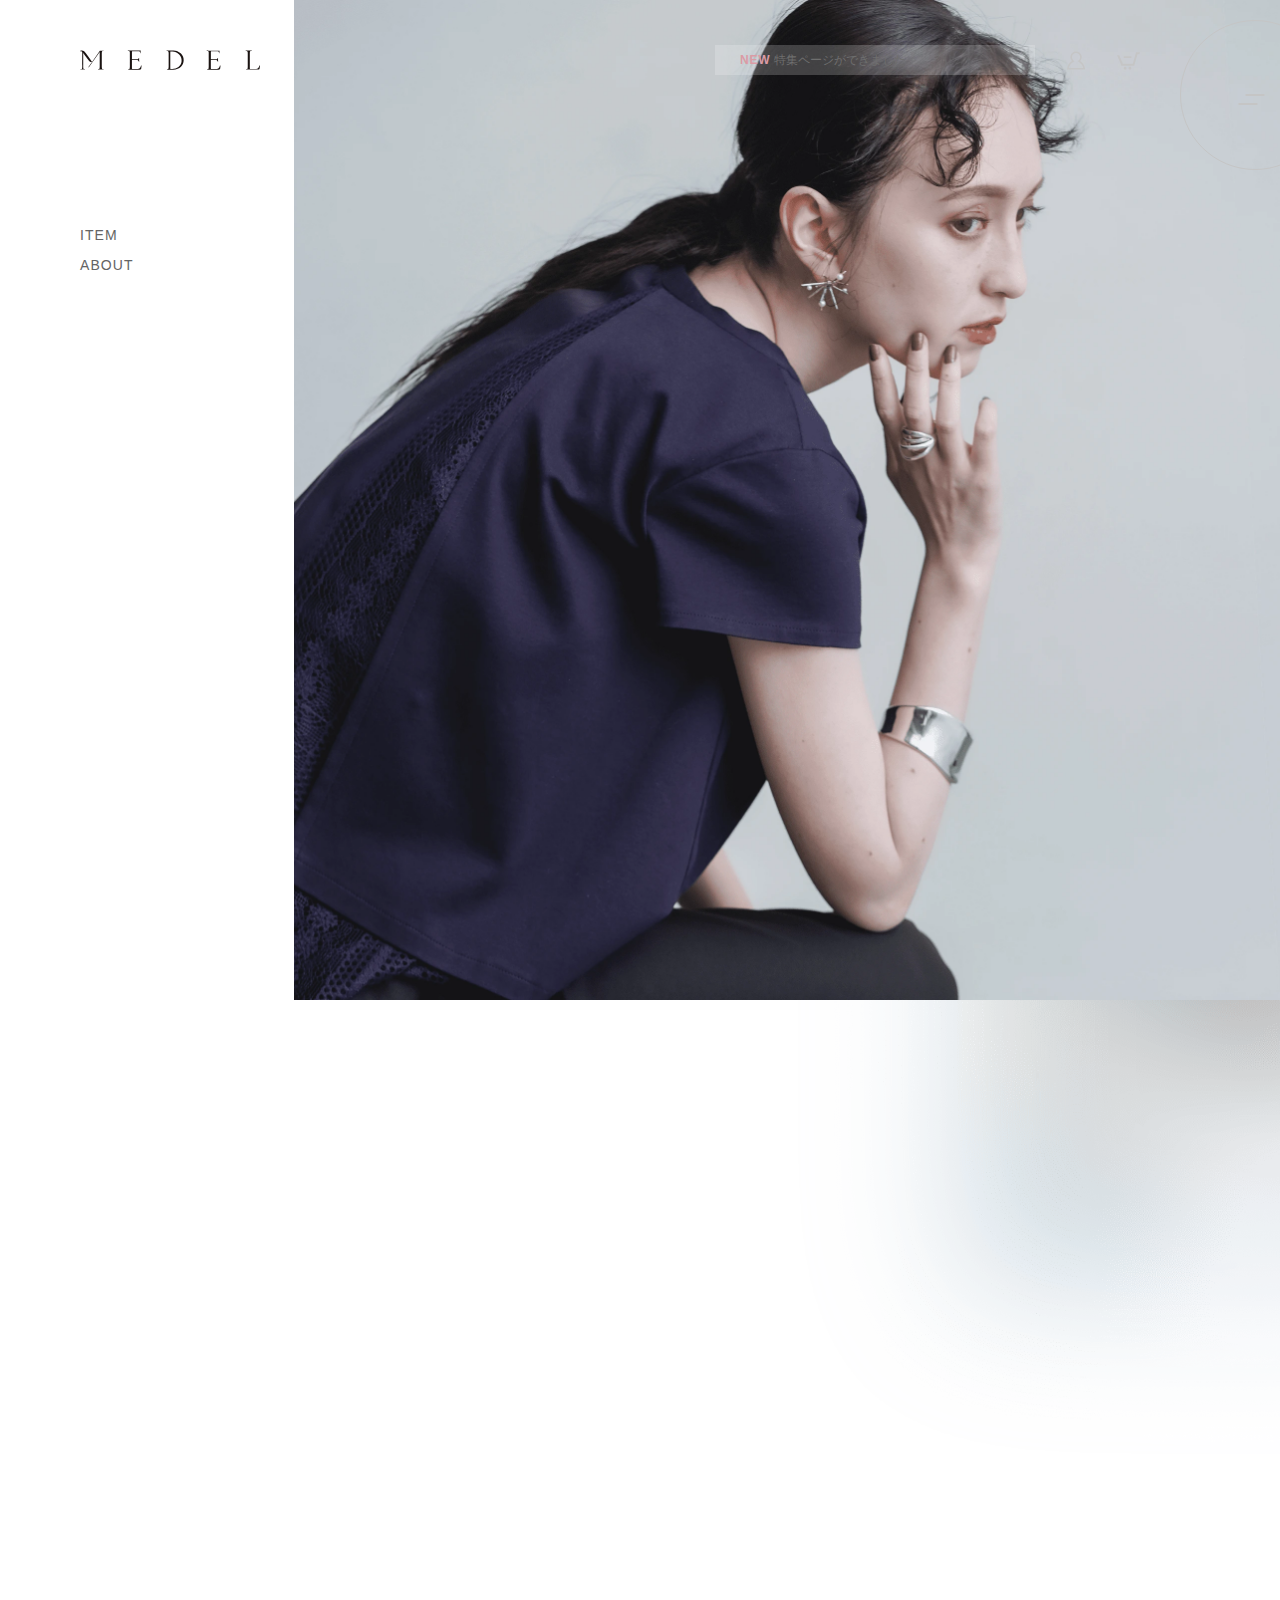
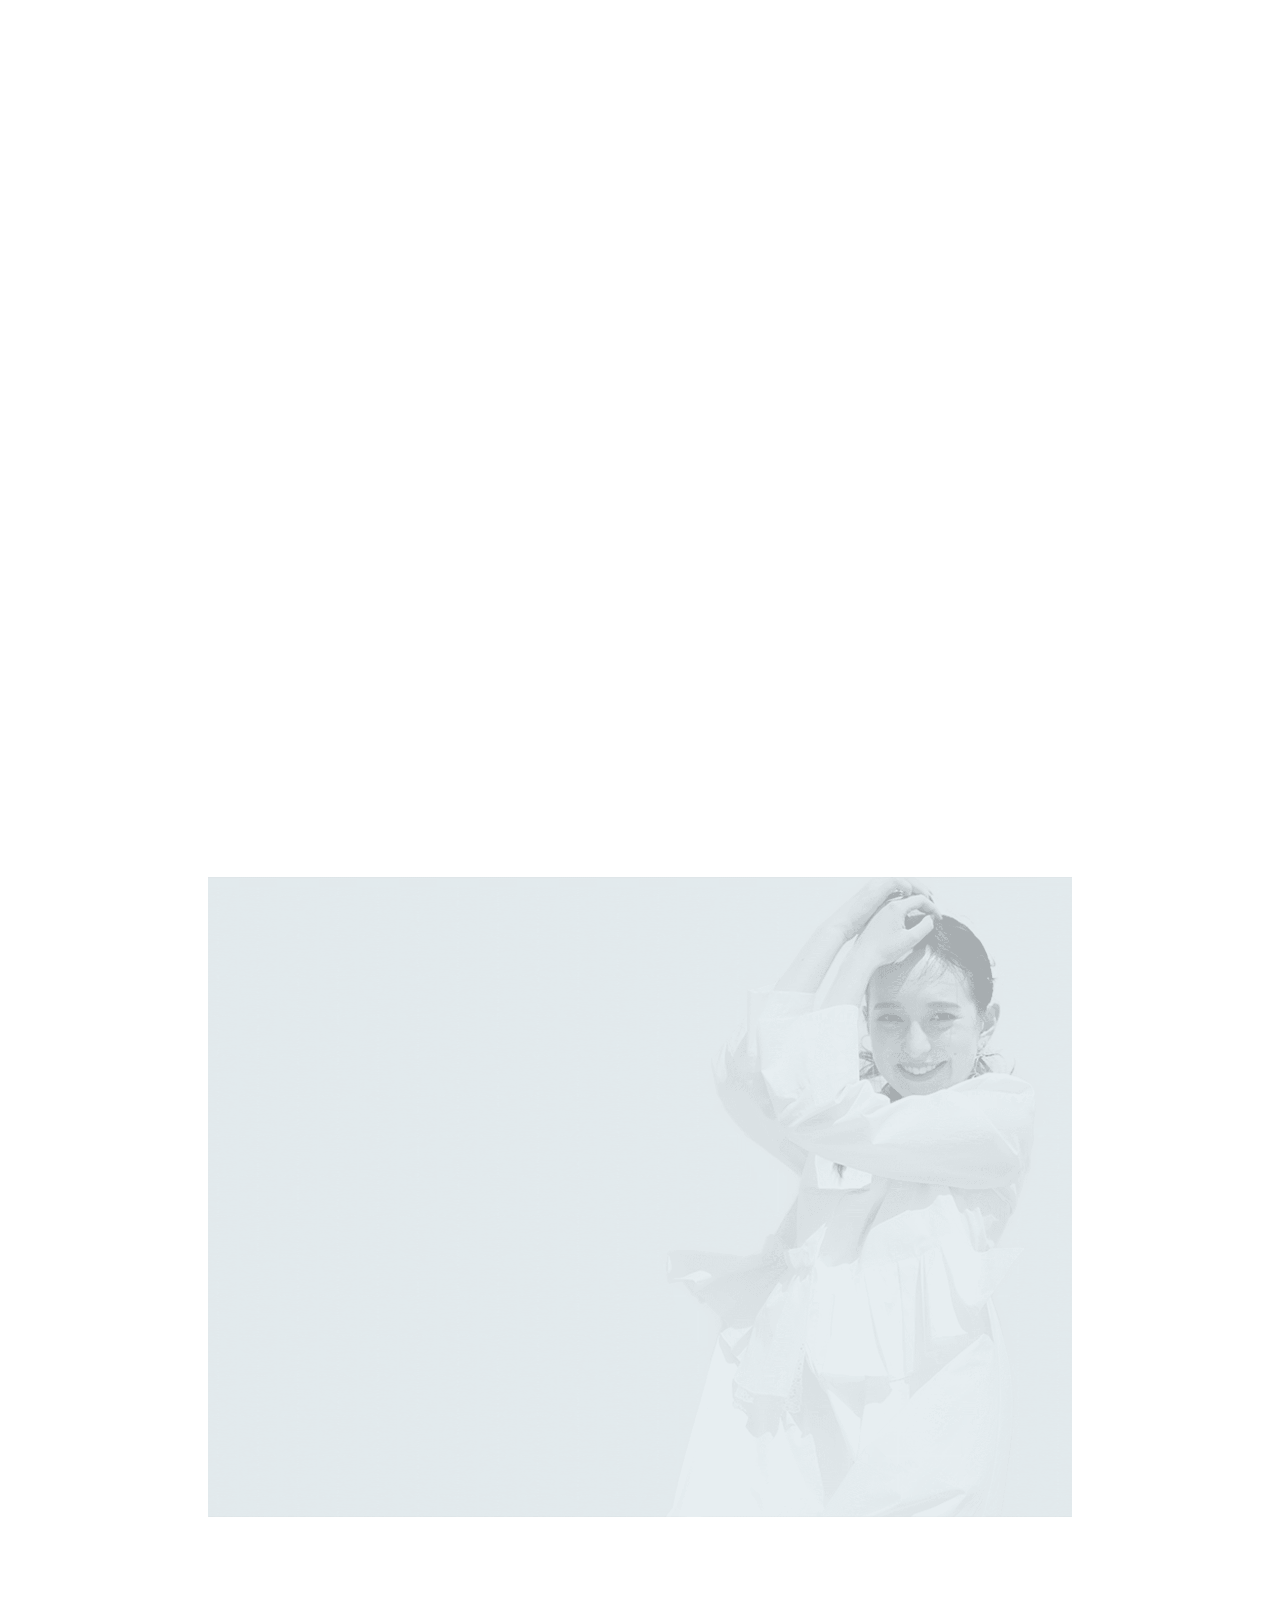
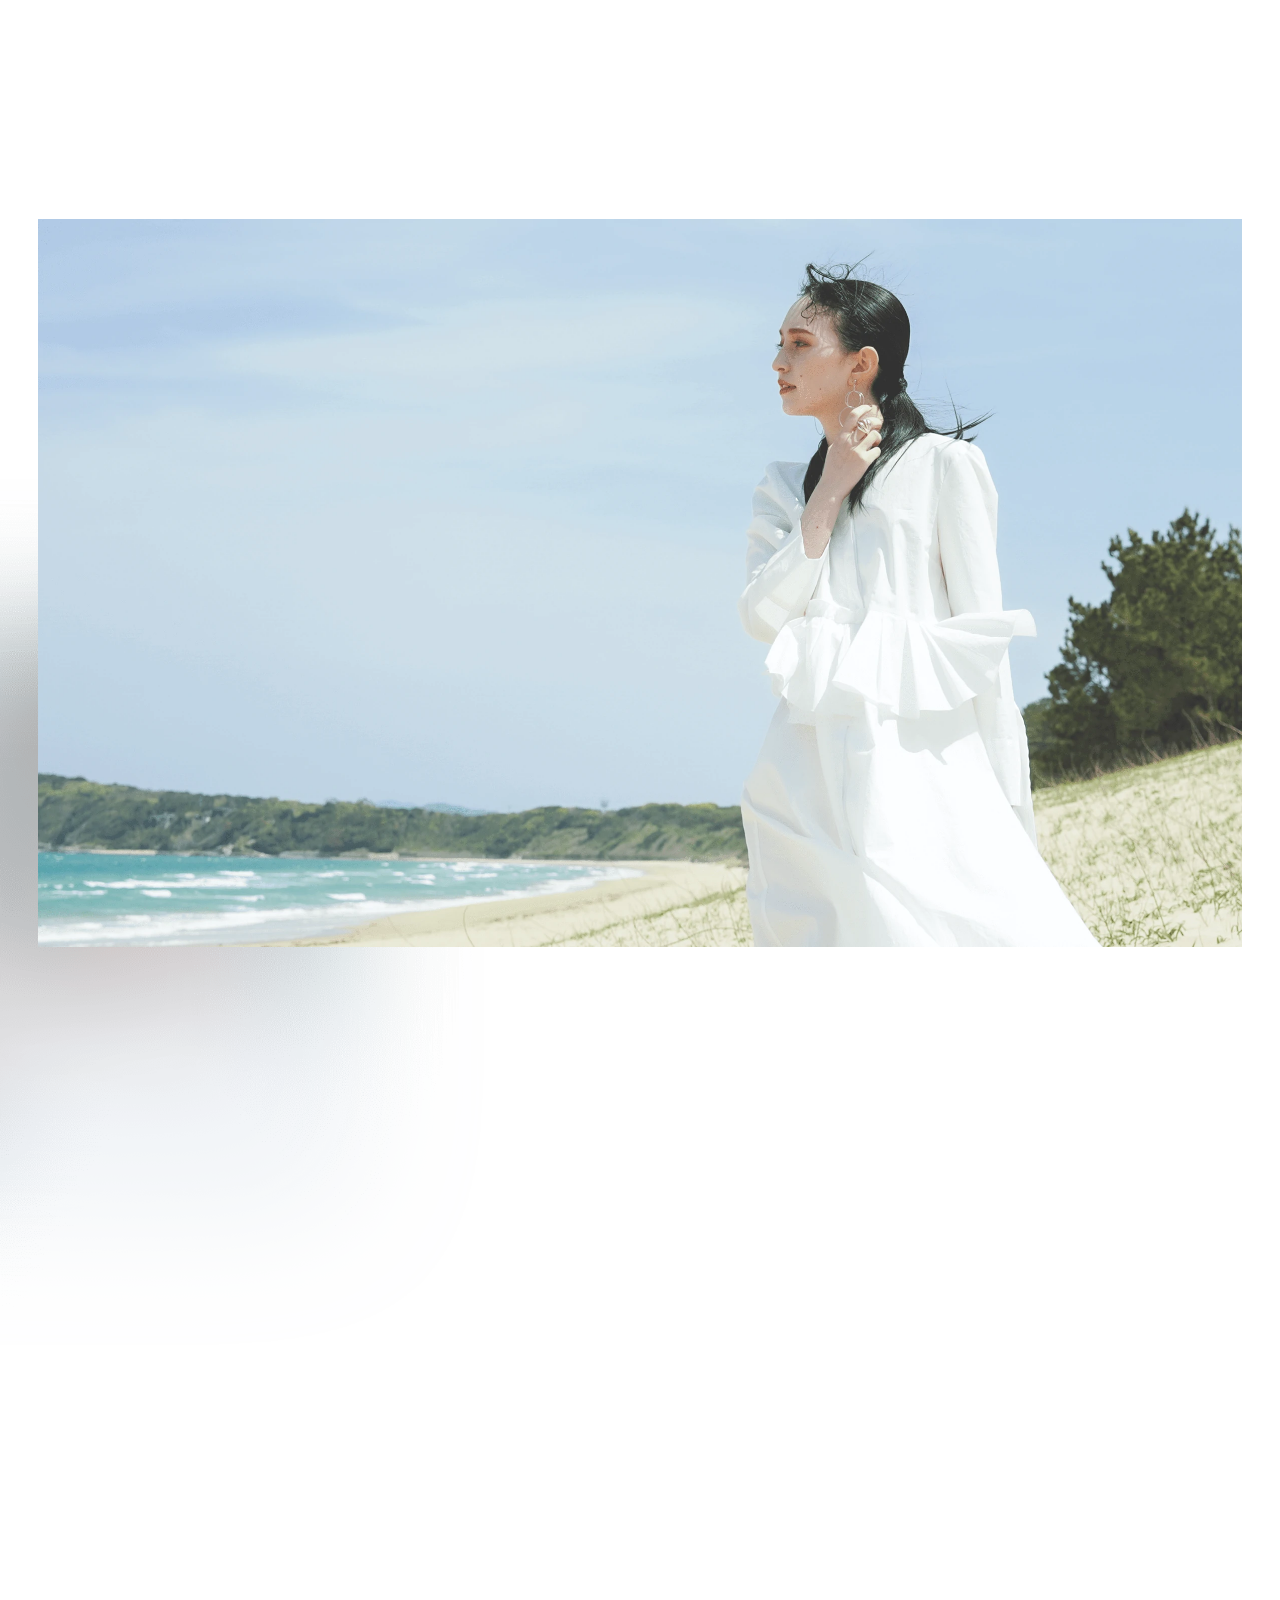
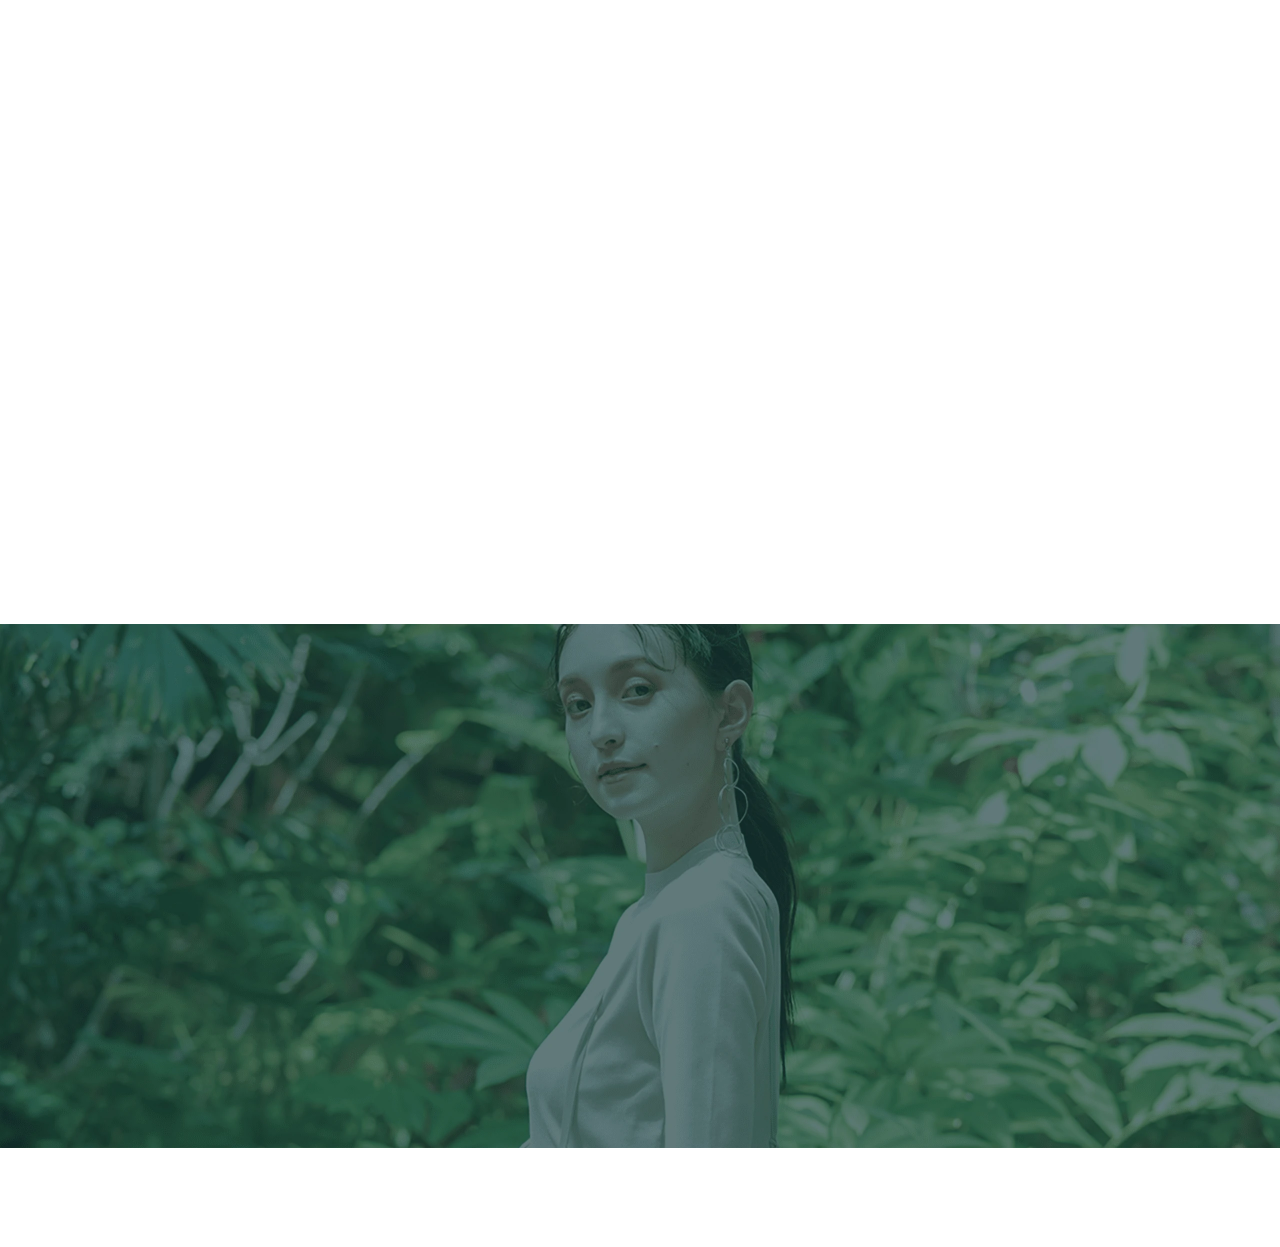
<file: about.html>
<!DOCTYPE html>
<html lang="zh">
  <head>
    <meta charset="UTF-8" />
    <meta http-equiv="X-UA-Compatible" content="IE=edge" />
    <meta name="viewport" content="width=device-width, initial-scale=1.0" />
    <title>ABOUT - MEDEL</title>
    <link rel="icon" href="./img/icon/logo.png" type="image/x-icon" />
    <link rel="stylesheet" href="./css/reset.css" />
    <link rel="stylesheet" href="./css/about.css" />
    <link rel="stylesheet" href="./css/header.css" />
    <link rel="stylesheet" href="./css/footer.css" />
    <script src="./js/slide.js"></script>
  </head>

  <body>
    <!-- 通用页头 -->
    <header>
      <img class="logo" src="./img/logo.svg" />
      <div class="news-box-wrap">
        <div class="news-box">
          <span class="new">NEW</span>
          <span>特集ページができました</span>
        </div>
        <img class="icon" src="./img/icon/ico-login.svg" />
        <img class="icon" src="./img/icon/ico-cart.svg" />
      </div>
      <div class="menu-btn">
        <span></span>
        <span></span>
      </div>
    </header>

    <div id="fixed-header">
      <img class="logo" src="./img/logo.svg" />
      <div class="news-box-wrap">
        <a href="./item.html">ITEM</a>
        <a href="./about.html">ABOUT</a>
        <img class="icon" src="./img/icon/ico-login.svg" />
        <img class="icon" src="./img/icon/ico-cart.svg" />
      </div>
      <div class="menu-btn">
        <span></span>
        <span></span>
      </div>
    </div>

    <main>
      <ul class="main-menu">
        <li><a href="./item.html">ITEM</a></li>
        <li><a href="./about.html">ABOUT</a></li>
      </ul>

      <section class="part-1">
        <img src="./img/about/about-kv.webp" alt="" />
        <span class="slidable">
          スタイルや生活の変化、<br />
          既成概念にとらわれない <br />
          自由な服。
        </span>
      </section>

      <section class="part-2">
        <div class="content-wrap">
          <img class="logo slidable" src="./img/about/about-logo.png" alt="" />
          <div class="message-wrap slidable">
            <img class="message-bg" src="./img/about/about-message.png" alt="" />

            <p>MEDELは、私の妊娠、出産がきっかけで生まれました。</p>
            <p>
              妊娠による体型の変化や、出産による環境の変化は、とても幸せに満ちたものでしたが、<br />
              お気に入りのお洋服が着られなくなったのは、少し切なく、<br />
              数ヶ月しか出番のないボトムや授乳期のお洋服を買うのには、とても抵抗がありました。
            </p>

            <p>
              そんな想いから、スタイルや生活の変化に <br />
              とらわれない自由な服を創ろうと想い、MEDELを立ち上げました。
            </p>

            <p>
              “子供”も“私”も“環境”も大切にできる。 <br />
              母である私も、女性である私も楽しめる。
            </p>

            <p>そんなデザインの服をこれから創っていきたいと思います。</p>

            <p>そして、消費する服ではなく、所有する服。</p>

            <p>みなさんにとってそんな一着になれば幸いです。</p>

            <p>
              2021.04.01 デザイナー <br />
              <img src="./img/about/about-message-name.png" alt="" />
            </p>
          </div>
        </div>
      </section>

      <!-- 图片展示区域 -->
      <section class="part-3">
        <div class="p3-wrap">
          <img class="slidable" src="./img/about/about-gallery01.webp" alt="" />
          <img class="slidable" src="./img/about/about-gallery02.webp" alt="" />
          <img class="slidable" src="./img/about/about-gallery03.webp" alt="" />
        </div>
      </section>

      <section class="part-4">
        <div class="p4-wrap">
          <img src="./img/about/about-origin-bg.webp" alt="" />
          <div class="p4-content-wrap slidable">
            <h1>
              MEDEL <span style="font-size: 30px; margin: 0 15px"> = </span
              ><span style="font-size: 40px"> 愛でる</span>
            </h1>
            <p>
              MEDEL(メデル)のブランド名は、<br />
              日本語の「愛でる」が由来になっています。<br />
              「愛でる」とは、愛おしく大切にする気持ちのこと。
            </p>
            <p>
              “子ども”も“私”も“地球”も <br />
              大切にしたお洋服を生み出していきたい。
            </p>
            <p>そんな想いを込めてこの名前を付けました。</p>
          </div>
        </div>
      </section>

      <section class="part-5">
        <div class="p5-wrap">
          <h2 class="slidable">
            MEDELの環境負荷を最小限に <br />
            抑える取り組み
          </h2>
          <div class="item-wrap slidable">
            <img src="./img/about/about-warming01.png" alt="" />
            <div class="content-wrap">
              <p>天然素材・リサイクル素材の使用</p>
              <p>
                生地にはコットンやテンセルなどの天然素材を使用し、石油由来の素材の割合はできるだけ抑えています。
              </p>
              <p>
                またポリエステルなどの化学繊維を使用する場合は、リサイクルでできた生地を積極的に使用しています。
              </p>
            </div>
          </div>
          <div class="item-wrap slidable">
            <img src="./img/about/about-warming02.png" alt="" />
            <div class="content-wrap">
              <p>自然由来の電力の使用</p>
              <p>
                お洋服の縫製で使われる電力、私たちのオフィスで使われる電力は、太陽光発電など、自然エネルギーから発電され
              </p>
              <p>たものを利用します。</p>
              <p>※オフィスの電力はハチドリ電力を使用しています。</p>
            </div>
          </div>
          <div class="item-wrap slidable">
            <img src="./img/about/about-warming03.png" alt="" />
            <div class="content-wrap">
              <p>カーボンオフセット</p>
              <p>
                お洋服の縫製段階からお届けまでの配送により排出されてしまった二酸化炭素は植林により吸収しています。
              </p>
            </div>
          </div>
        </div>
      </section>
    </main>

    <!-- 通用页脚 -->
    <footer>
      <!-- 页脚顶部 -->
      <div class="footer-top-wrap slidable">
        <!-- 左半部分 -->
        <div>
          <p class="item-title">ITEMLIST</p>
          <div class="item-wrap">
            <p>スカート</p>
            <p>セットアップ</p>
            <p>ワンピース</p>
          </div>
        </div>
        <!-- 右半部分 -->
        <div>
          <p class="contact-title">CONTACT</p>
          <div class="contact-wrap">
            <p>LINEでのお問い合わせ</p>
            <p>メールでのお問い合わせ</p>
          </div>
          <div class="contact-wrap">
            <button>LINEを開く</button>
            <button>メールフォームへ移動</button>
            <div class="extra-link">お買い物ガイドはこちら</div>
          </div>
        </div>
      </div>
      <!-- 中间绿绿的 -->
      <div class="footer-middle-wrap">
        <div class="middle-content-wrap slidable">
          <img src="./img/logo-white.svg" />
          <img src="./img/icon/ico-insta.svg" />
          <img src="./img/icon/ico-twitter.svg" />
          <img src="./img/icon/ico-line.svg" />
          <p>新商品・お知らせ等はSNSで配信いたします。</p>
        </div>
      </div>
      <!-- 最底部啦 -->
      <div class="footer-bottom-wrap slidable">
        <a href="javascript:(0);">お買い物ガイド</a>
        <a href="javascript:(0);">会社概要</a>
        <a href="javascript:(0);">特定商取引法に基づく表記</a>
        <a href="javascript:(0);">利用規約</a>
        <a href="javascript:(0);">プライバシーポリシー</a>
        <a href="javascript:(0);">Copyright © MEDEL. All rights reserved.</a>
      </div>
    </footer>
  </body>
</html>
</file>
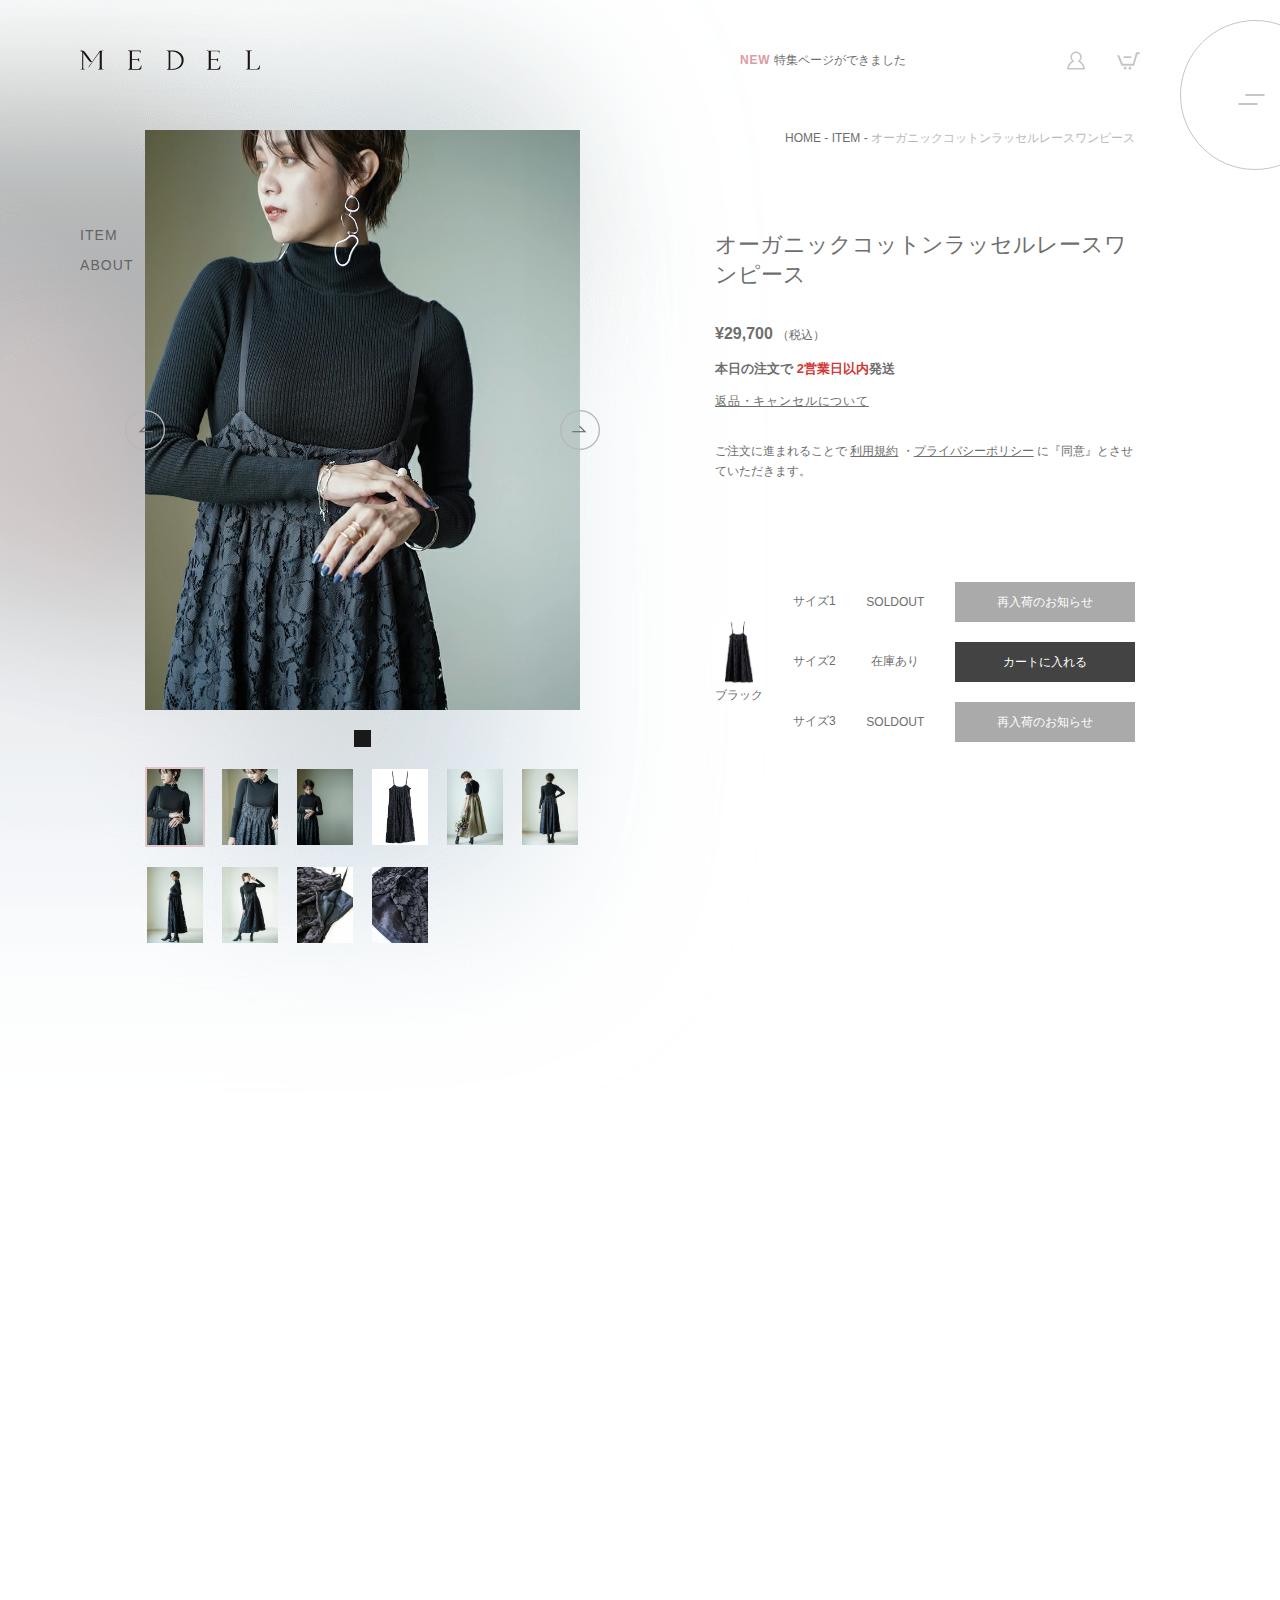
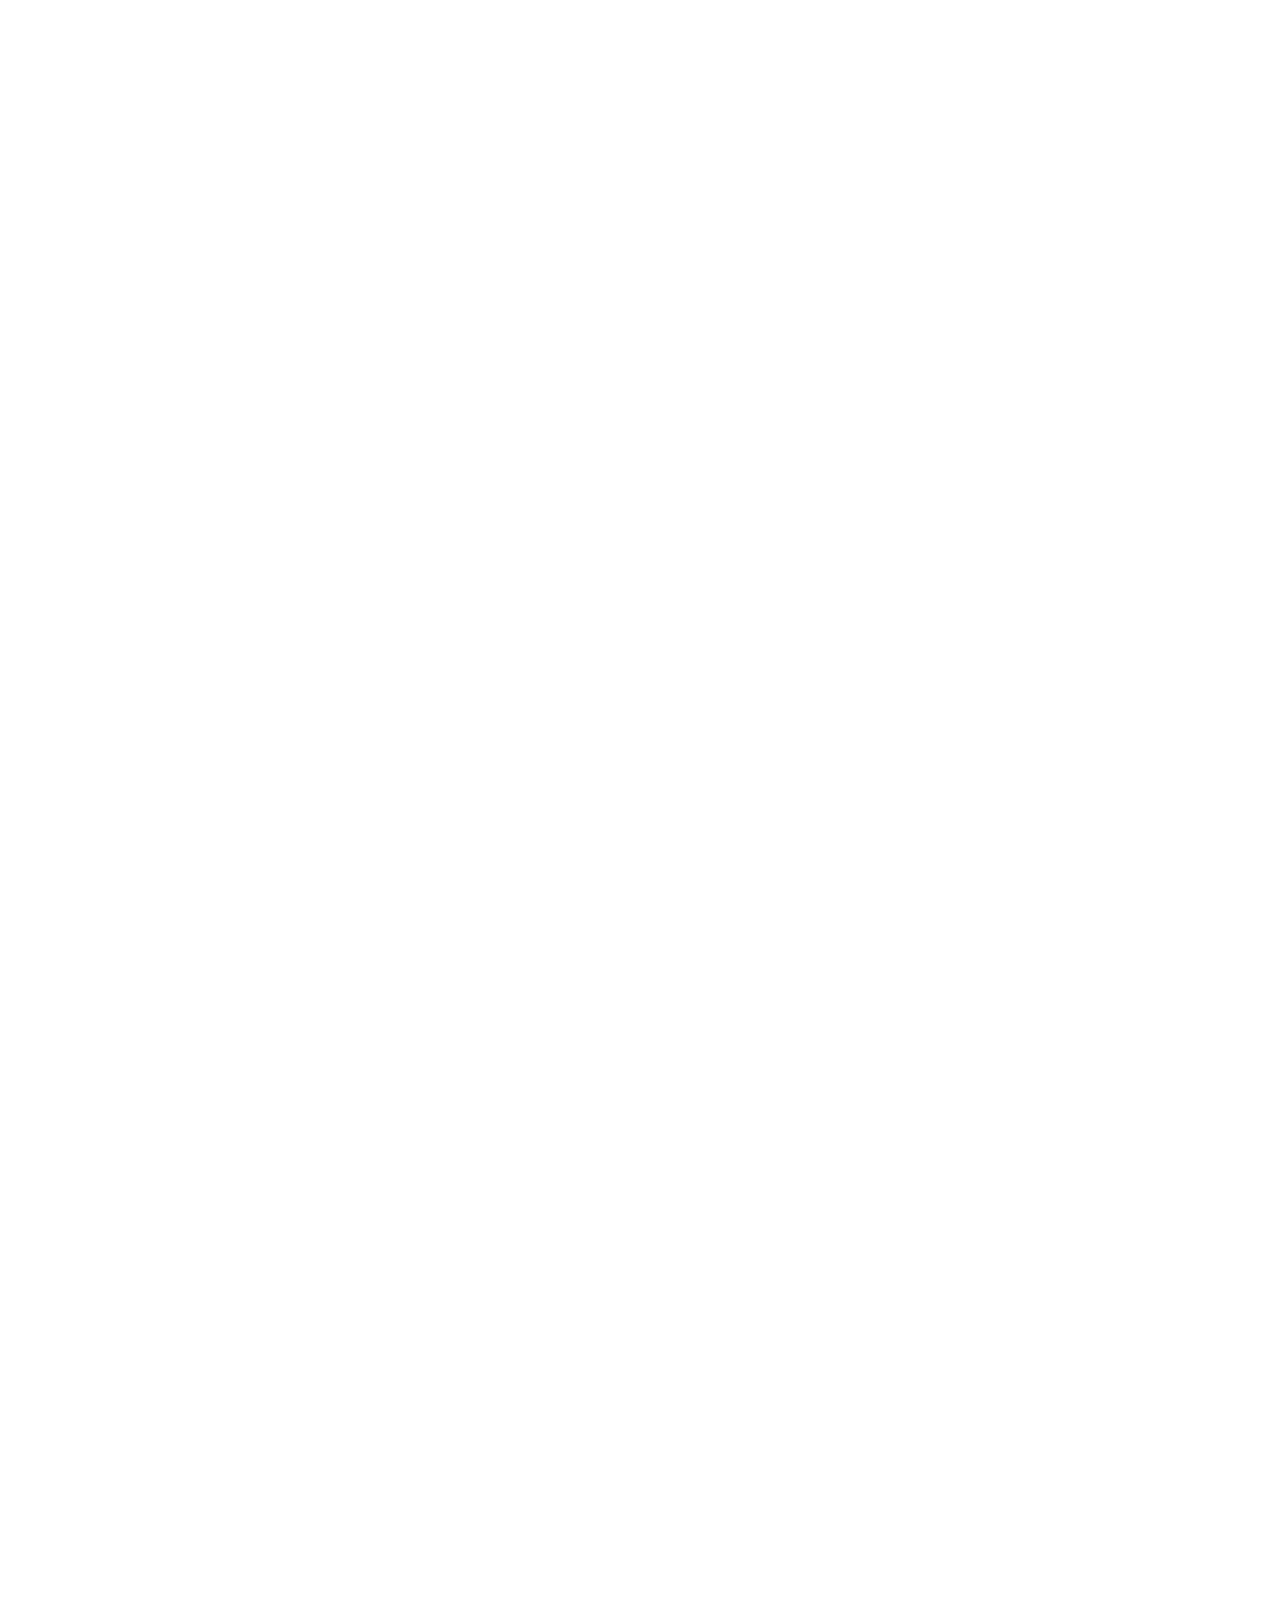
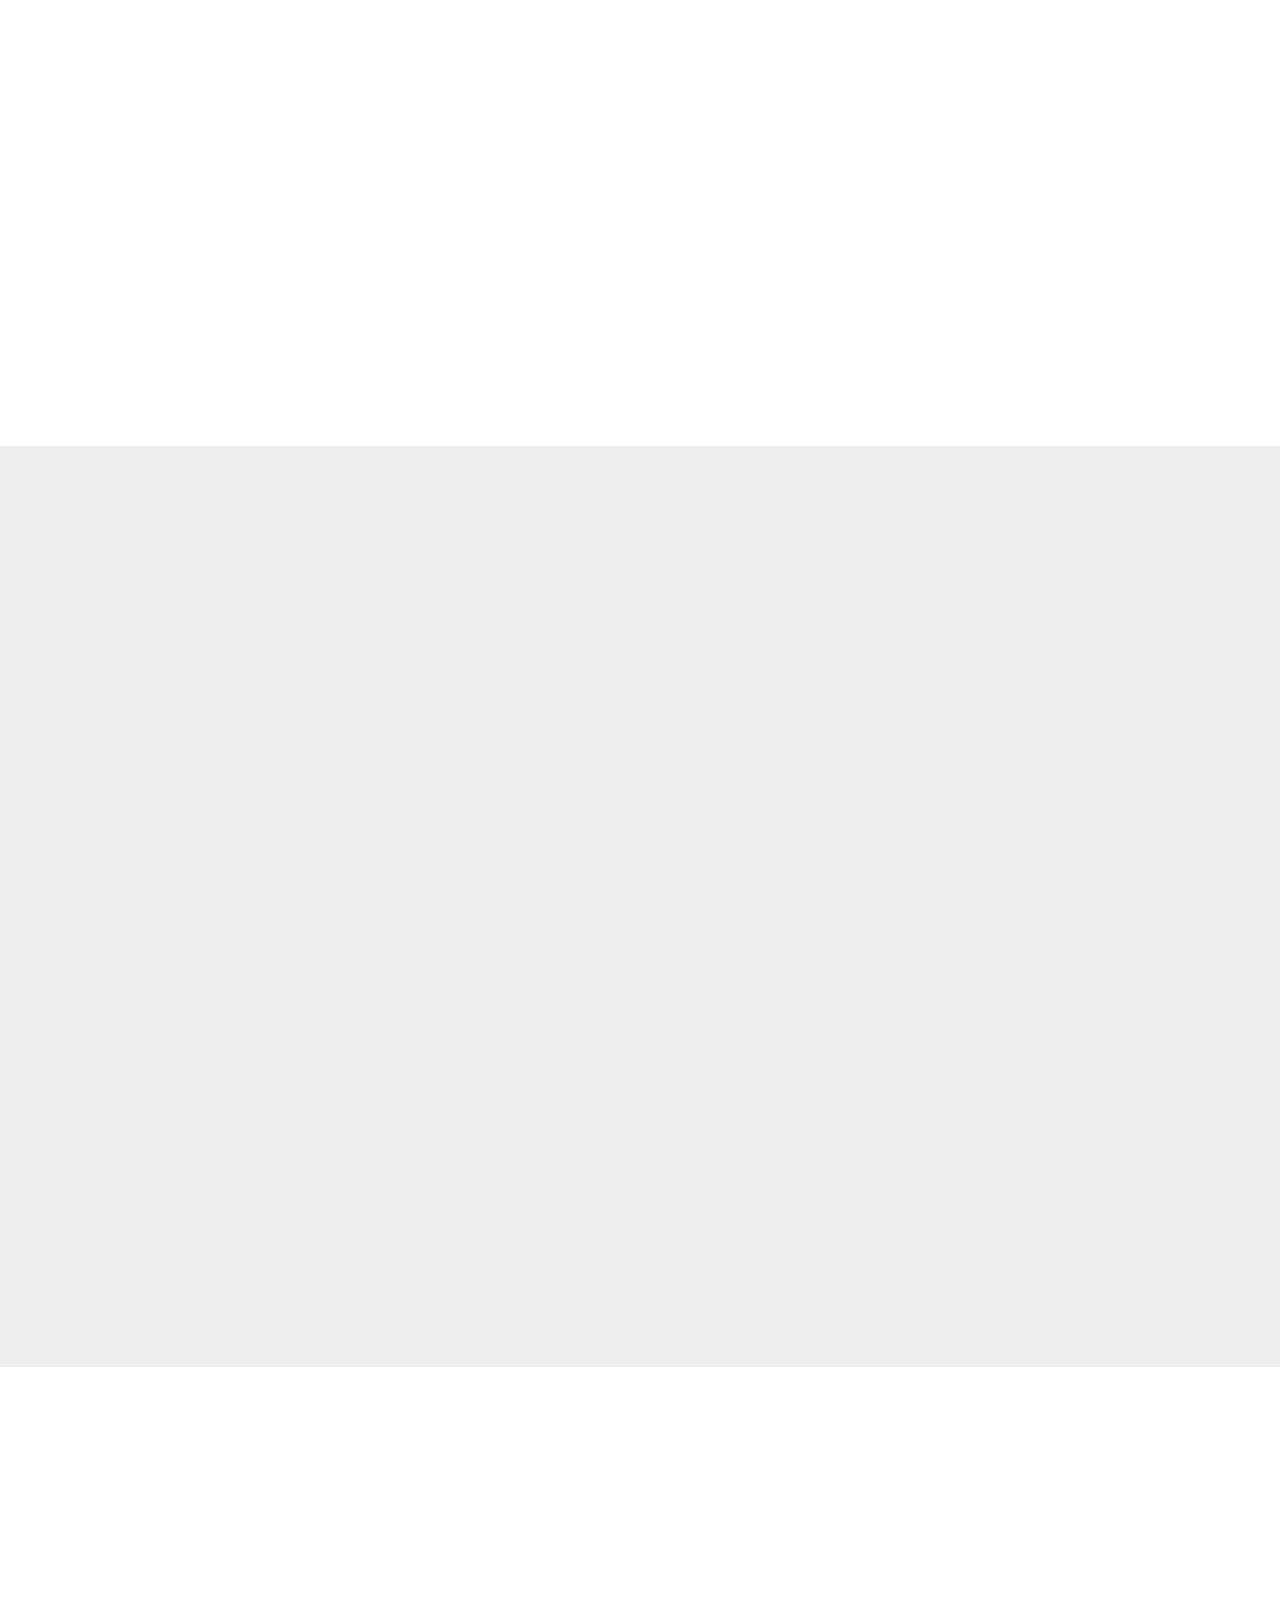
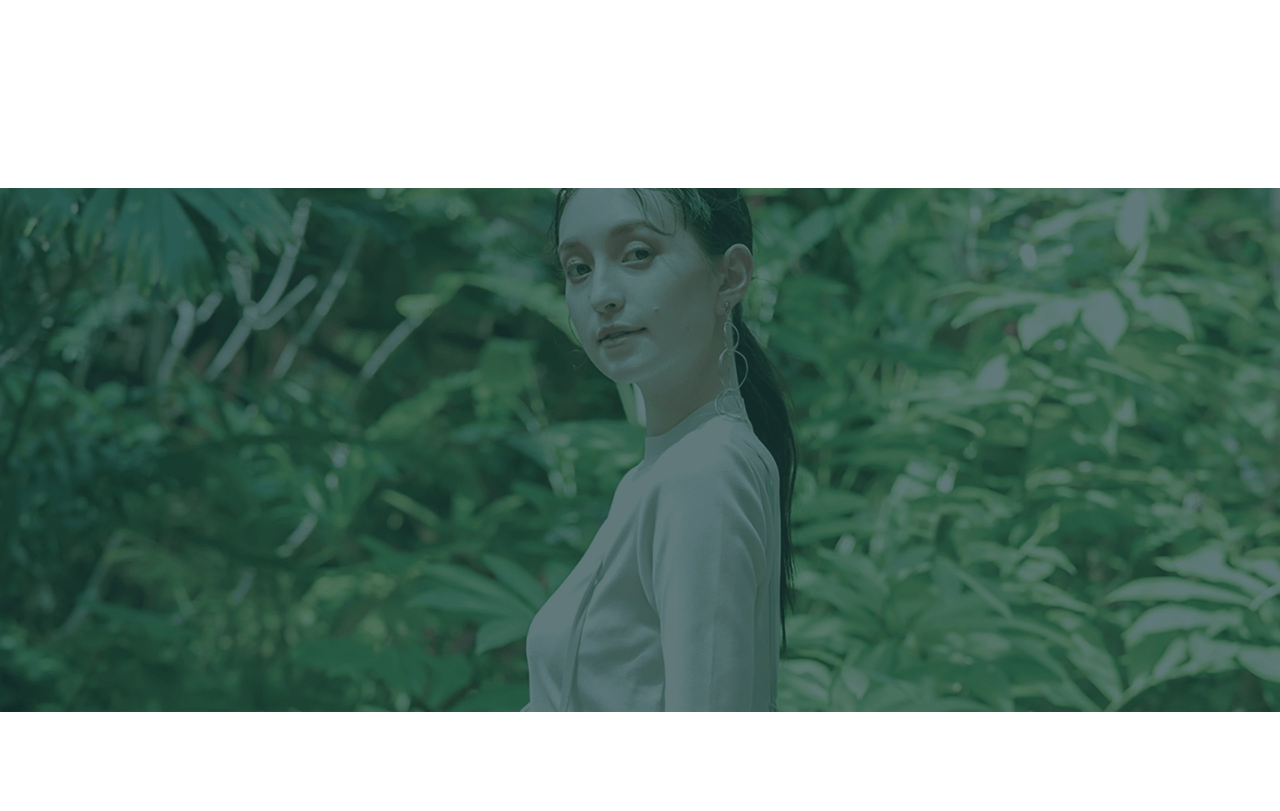
<file: detail.html>
<!DOCTYPE html>
<html lang="zh">
  <head>
    <meta charset="UTF-8" />
    <meta http-equiv="X-UA-Compatible" content="IE=edge" />
    <meta name="viewport" content="width=device-width, initial-scale=1.0" />
    <title>MEDEL</title>
    <link rel="icon" href="./img/icon/logo.png" type="image/x-icon" />
    <link rel="stylesheet" href="./css/reset.css" />
    <link rel="stylesheet" href="./css/detail.css" />
    <link rel="stylesheet" href="./css/header.css" />
    <link rel="stylesheet" href="./css/footer.css" />
    <script src="./js/slide.js"></script>

    <!-- 原网页地址：https://medel.design/item/lace-dress/ -->
  </head>
  <body>
    <header>
      <img class="logo" src="./img/logo.svg" />
      <div class="news-box-wrap">
        <div class="news-box">
          <span class="new">NEW</span>
          <span>特集ページができました</span>
        </div>
        <img class="icon" src="./img/icon/ico-login.svg" />
        <img class="icon" src="./img/icon/ico-cart.svg" />
      </div>
      <div class="menu-btn">
        <span></span>
        <span></span>
      </div>
    </header>

    <div id="fixed-header">
      <img class="logo" src="./img/logo.svg" />
      <div class="news-box-wrap">
        <a href="./item.html">ITEM</a>
        <a href="./about.html">ABOUT</a>
        <img class="icon" src="./img/icon/ico-login.svg" />
        <img class="icon" src="./img/icon/ico-cart.svg" />
      </div>
      <div class="menu-btn">
        <span></span>
        <span></span>
      </div>
    </div>

    <main>
      <ul class="main-menu">
        <li><a href="./item.html">ITEM</a></li>
        <li><a href="./about.html">ABOUT</a></li>
      </ul>
      <section class="p1">
        <div class="p1-wrap">
          <!-- 商品左侧图片展示区 -->
          <div class="p1-left">
            <div class="paginator"></div>
            <div class="paginator"></div>
            <img class="image" src="./img/detail/6.webp" />
            <img class="image" src="./img/detail/7.webp" />
            <img class="image" src="./img/detail/8.webp" />
            <img class="image" src="./img/detail/1.webp" />
            <img class="image" src="./img/detail/2.webp" />
            <img class="image" src="./img/detail/10.webp" />
            <img class="image" src="./img/detail/11.webp" />
            <img class="image" src="./img/detail/9.webp" />
            <img class="image" src="./img/detail/5.webp" />
            <img class="image" src="./img/detail/3.webp" />
            <!-- 图片下方的色块 -->
            <div class="black-box"></div>
            <!-- 小图预览区 -->
            <div class="preview-wrap">
              <img src="./img/detail/6.webp" />
              <img src="./img/detail/7.webp" />
              <img src="./img/detail/8.webp" />
              <img src="./img/detail/1.webp" />
              <img src="./img/detail/2.webp" />
              <img src="./img/detail/10.webp" />
              <img src="./img/detail/11.webp" />
              <img src="./img/detail/9.webp" />
              <img src="./img/detail/5.webp" />
              <img src="./img/detail/3.webp" />
            </div>
          </div>

          <!-- 商品右侧描述 -->
          <div class="p1-right">
            <div class="bread">
              <span>HOME - ITEM - </span> オーガニックコットンラッセルレースワンピース
            </div>
            <h2>オーガニックコットンラッセルレースワンピース</h2>
            <p class="bold price">¥29,700 <span>（税込）</span></p>
            <p class="bold desc">本日の注文で <span> 2営業日以内</span>発送</p>
            <a href="#" class="desc2">返品・キャンセルについて</a>
            <p class="desc3">
              ご注文に進まれることで <span class="underline">利用規約</span> ・<span
                class="underline"
                >プライバシーポリシー</span
              >
              に『同意』とさせていただきます。
            </p>

            <div class="type-wrap">
              <div class="left">
                <img src="./img/detail/dress_s.webp" /><br />
                <span>ブラック</span>
              </div>
              <div class="right">
                <div class="row">
                  <span>サイズ1</span>
                  <span>SOLDOUT</span>
                  <a href="#">再入荷のお知らせ</a>
                </div>
                <div class="row">
                  <span>サイズ2</span>
                  <span>在庫あり</span>
                  <a href="#" style="background-color: #434343">カートに入れる</a>
                </div>
                <div class="row">
                  <span>サイズ3</span>
                  <span>SOLDOUT</span>
                  <a href="#">再入荷のお知らせ</a>
                </div>
              </div>
            </div>
          </div>
        </div>

        <div class="p2-wrap">
          <h2 class="slidable">アイテム説明</h2>
          <!-- 说明列表 -->
          <div class="exp-row slidable">
            <img src="./img/detail/4.webp" alt="" />
            <div>
              <p class="title">フィット＆フレアーシルエット</p>
              <p>
                上身頃は程良いフィット感でコンパクトに仕上げ、スカート部分はギャザーフレアーで柔らかさを表現。360度どこから見てもきれいなシルエットのワンピース。
              </p>
            </div>
          </div>
          <div class="exp-row slidable">
            <img src="./img/detail/3.webp" alt="" />
            <div>
              <p class="title">立体感のあるラッセルレース</p>
              <p>
                凹凸があり、立体的なラッセルレース。マットな部分と艶があるところが入混ざっており、独特な表情が魅力的なレース生地です。
              </p>
            </div>
          </div>
          <div class="exp-row slidable">
            <img src="./img/detail/13.webp" alt="" />
            <div>
              <p class="title">アジャスターで着丈の調整が可能</p>
              <p>
                肩紐にはアジャスターが付いているので背丈や体型に合わせて好みの丈に調整ができます。
              </p>
            </div>
          </div>
          <div class="exp-row slidable">
            <img src="./img/detail/12.webp" alt="" />
            <div>
              <p class="title">立体感のあるラッセルレース</p>
              <p>
                後ろのウエスト部分はゴムシャーリングになっており、締め付けないのに程良くフィットした美しいシルエットが完成。
              </p>
            </div>
          </div>

          <h2 class="slidable">サイズ / 詳細</h2>
          <!-- 详细表格 -->
          <div class="table-row slidable">
            <div style="width: 54%">
              <table class="table01 fadeUp active">
                <tbody class="table01__tbody">
                  <!-- loop start -->
                  <tr class="table01__tr">
                    <th class="table01__th has-bg">サイズ</th>
                    <td class="table01__td">着丈</td>
                    <td class="table01__td">バスト</td>
                    <td class="table01__td">裾幅</td>
                  </tr>
                  <!-- loop end -->
                  <!-- loop start -->
                  <tr class="table01__tr">
                    <th class="table01__th has-bg">1</th>
                    <td class="table01__td">125cm</td>
                    <td class="table01__td">80cm</td>
                    <td class="table01__td">92cm</td>
                  </tr>
                  <!-- loop end -->
                  <!-- loop start -->
                  <tr class="table01__tr">
                    <th class="table01__th has-bg">2</th>
                    <td class="table01__td">127cm</td>
                    <td class="table01__td">82cm</td>
                    <td class="table01__td">96cm</td>
                  </tr>
                  <!-- loop end -->
                  <!-- loop start -->
                  <tr class="table01__tr">
                    <th class="table01__th has-bg">3</th>
                    <td class="table01__td">129cm</td>
                    <td class="table01__td">84cm</td>
                    <td class="table01__td">100cm</td>
                  </tr>
                  <!-- loop end -->
                </tbody>
              </table>
            </div>

            <div style="width: 41%">
              <table class="table01 has-mt01 fadeUp active">
                <tbody class="table01__tbody">
                  <!-- loop start -->
                  <tr class="table01__tr">
                    <th class="table01__th has-bg">素材</th>
                    <td class="table01__td is-text-left">
                      【表面】<br />
                      ナイロン 53％（リサイクルナイロン）<br />
                      綿 47％（オーガニックコットン）<br />
                      <br />
                      【裏面】<br />
                      アセテート 100％<br />
                      （EASTMAN アセテート【Naia】）<br />
                      <br />
                      ■リサイクルナイロンとは・・・<br />
                      バージンナイロンの使用と比較して二酸化炭素排出を18％も削減でき、地球温暖化の影響に至っては最大80％も低減させられると言われています。また、廃棄物として埋立地に持ち込まれたプラスチックや、海洋プラスチックとして問題になっている魚網を原料に用いるため、廃棄過程で出る有害物質の放出も減らせ、石油に依存しないことで有害な排出物の減少にも繋がるリサイクル素材です。<br />
                      <br />
                      ■オーガニックコットンとは・・・<br />
                      土壌や地下水を汚染することなく、農家の方も健康的に綿花を育てられる、人にも地球にも優しい天然素材。<br />
                      また、オーガニックコットンの栽培基準には労働者の安全や健康・児童労働に関する規約も含まれており、オーガニックコットンの積極的な使用は綿花栽培に携わる人々を守ることにもつながります。<br />
                      <br />
                      ■アセテートとは・・・<br />
                      木材パルプ(天然原料)から作られた繊維。その中でも【Naia】のアセテートは、FSC（森林管理協議会）、もしくはPEFC（森林認証）を取得している適切に管理された森林と植林地から調達した木材パルプのみで作らています。製造工程でも、安全で環境に配慮した化学物質の使用、二酸化炭素排出量や水使用量の低減、工場内での汚染水の浄化・循環使用に取り組み、環境負荷を抑えて作られています。また、オーストラリアの機関により生分解が可能で、堆肥にもできることも証明されている、環境負荷を極めて抑えて作られた素材です。
                    </td>
                  </tr>
                  <!-- loop end -->
                  <!-- loop start -->
                  <tr class="table01__tr">
                    <th class="table01__th has-bg" style="width: 25%">原産国</th>
                    <td class="table01__td is-text-left">日本</td>
                  </tr>
                  <!-- loop end -->
                </tbody>
              </table>
            </div>
          </div>
        </div>
      </section>

      <section class="p3">
        <p class="title slidable">MATERNITY STYLE</p>
        <div class="p3-wrap slidable">
          <div class="p3-item">
            <img src="./img/detail/bo1.webp" alt="" />
            <p>
              トップスの後ろはゴムシャーリングになっており、締め付け過ぎることなくフィット＆フレアのシルエットが完成。
              上半身はコンパクトに見せ、スカートのボリュームとの相性で妊娠スタイルを美しく見せてくれます。
            </p>
          </div>
          <div class="p3-item">
            <img src="./img/detail/bo2.webp" alt="" />
            <p>
              程良いボリュームのギャザーフレアースカート。妊娠により膨らんだお腹を優しく包み込みます。肩紐にはアジャスタが付いているので、胸の張り、お腹の膨らみに合わせて、一番似合う高さに変更可能です。
            </p>
          </div>
          <div class="p3-item">
            <img src="./img/detail/bo3.webp" alt="" />
            <p>
              お腹が膨らんでる時でも、後ろのゴムシャーリングで上からかぶり易く、サイドファスナー付きで下から履履きやすい仕様になっています。
            </p>
          </div>
        </div>
      </section>
    </main>

    <!-- 通用页脚 -->
    <footer>
      <!-- 页脚顶部 -->
      <div class="footer-top-wrap slidable">
        <!-- 左半部分 -->
        <div>
          <p class="item-title">ITEMLIST</p>
          <div class="item-wrap">
            <p>スカート</p>
            <p>セットアップ</p>
            <p>ワンピース</p>
          </div>
        </div>
        <!-- 右半部分 -->
        <div>
          <p class="contact-title">CONTACT</p>
          <div class="contact-wrap">
            <p>LINEでのお問い合わせ</p>
            <p>メールでのお問い合わせ</p>
          </div>
          <div class="contact-wrap">
            <button>LINEを開く</button>
            <button>メールフォームへ移動</button>
            <div class="extra-link">お買い物ガイドはこちら</div>
          </div>
        </div>
      </div>
      <!-- 中间绿绿的 -->
      <div class="footer-middle-wrap">
        <div class="middle-content-wrap slidable">
          <img src="./img/logo-white.svg" />
          <img src="./img/icon/ico-insta.svg" />
          <img src="./img/icon/ico-twitter.svg" />
          <img src="./img/icon/ico-line.svg" />
          <p>新商品・お知らせ等はSNSで配信いたします。</p>
        </div>
      </div>
      <!-- 最底部啦 -->
      <div class="footer-bottom-wrap slidable">
        <a href="javascript:(0);">お買い物ガイド</a>
        <a href="javascript:(0);">会社概要</a>
        <a href="javascript:(0);">特定商取引法に基づく表記</a>
        <a href="javascript:(0);">利用規約</a>
        <a href="javascript:(0);">プライバシーポリシー</a>
        <a href="javascript:(0);">Copyright © MEDEL. All rights reserved.</a>
      </div>
    </footer>

    <script src="./js/detail.js"></script>
  </body>
</html>
</file>
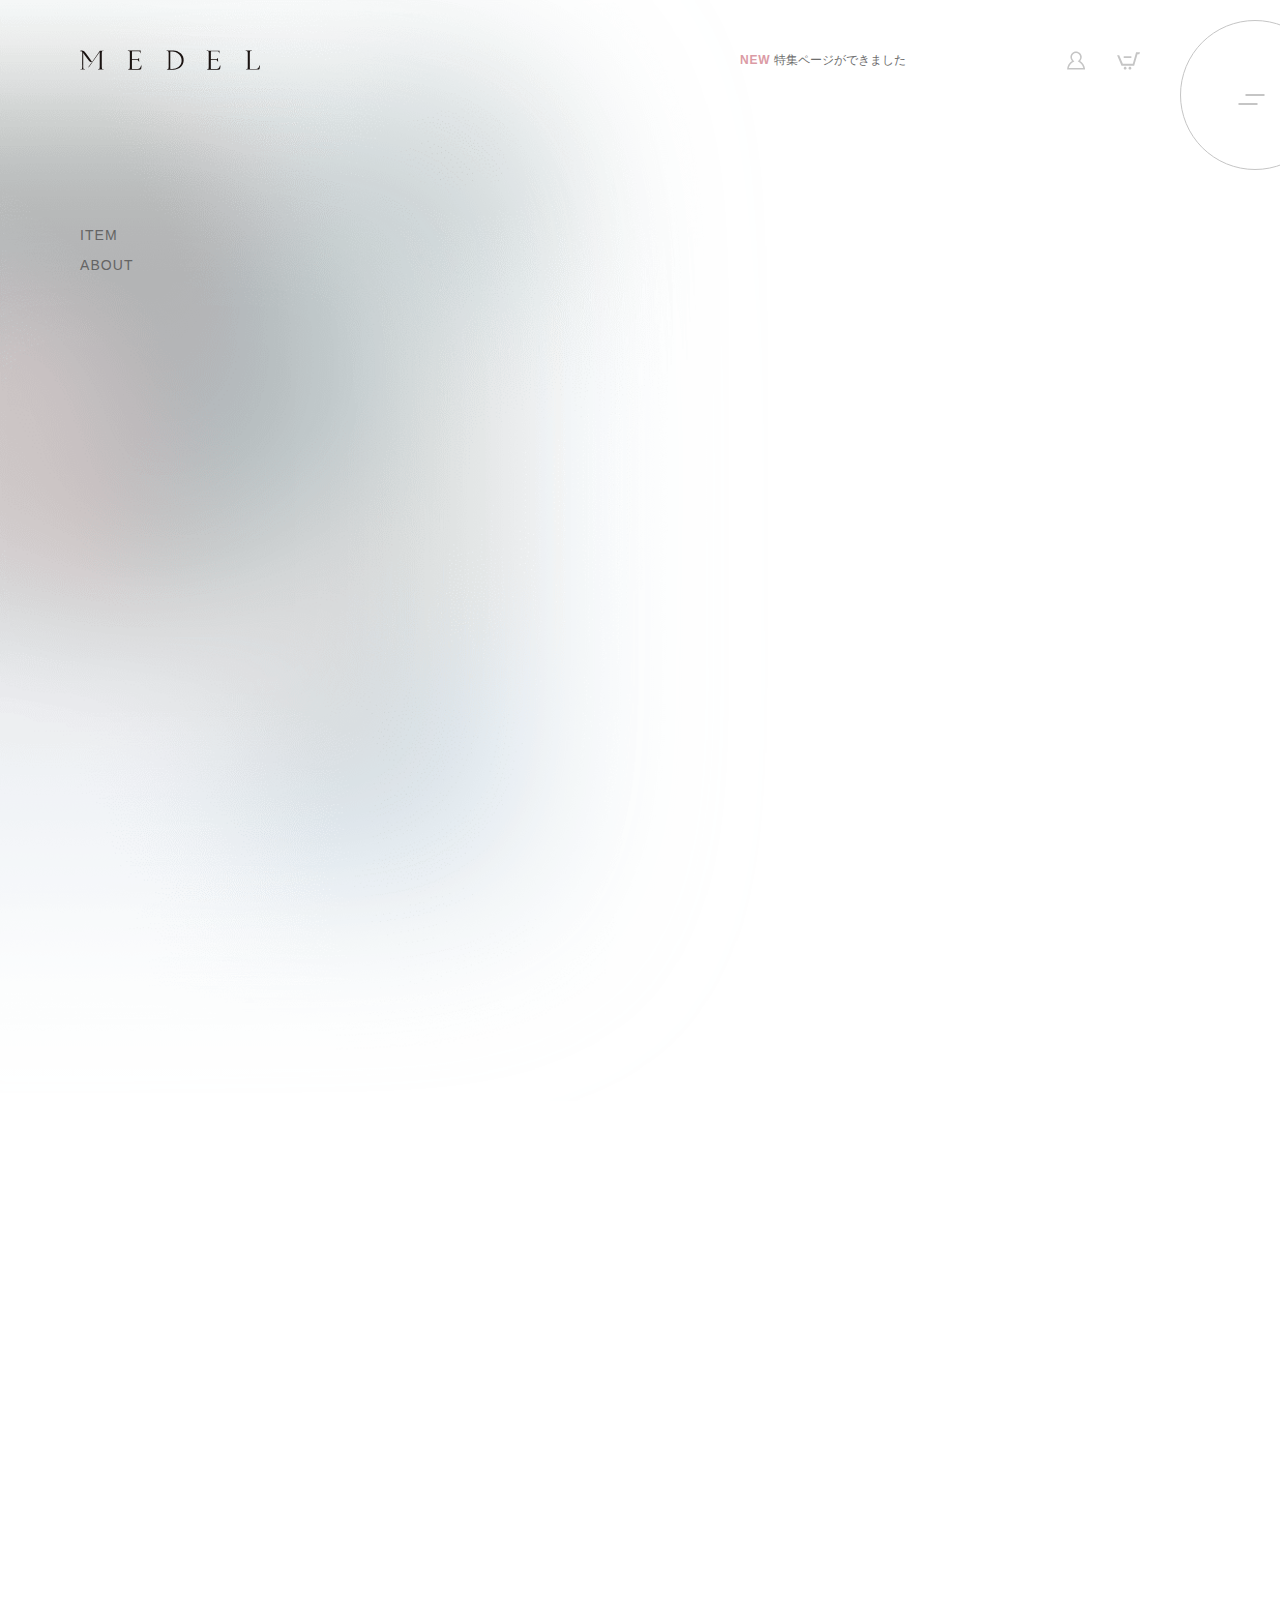
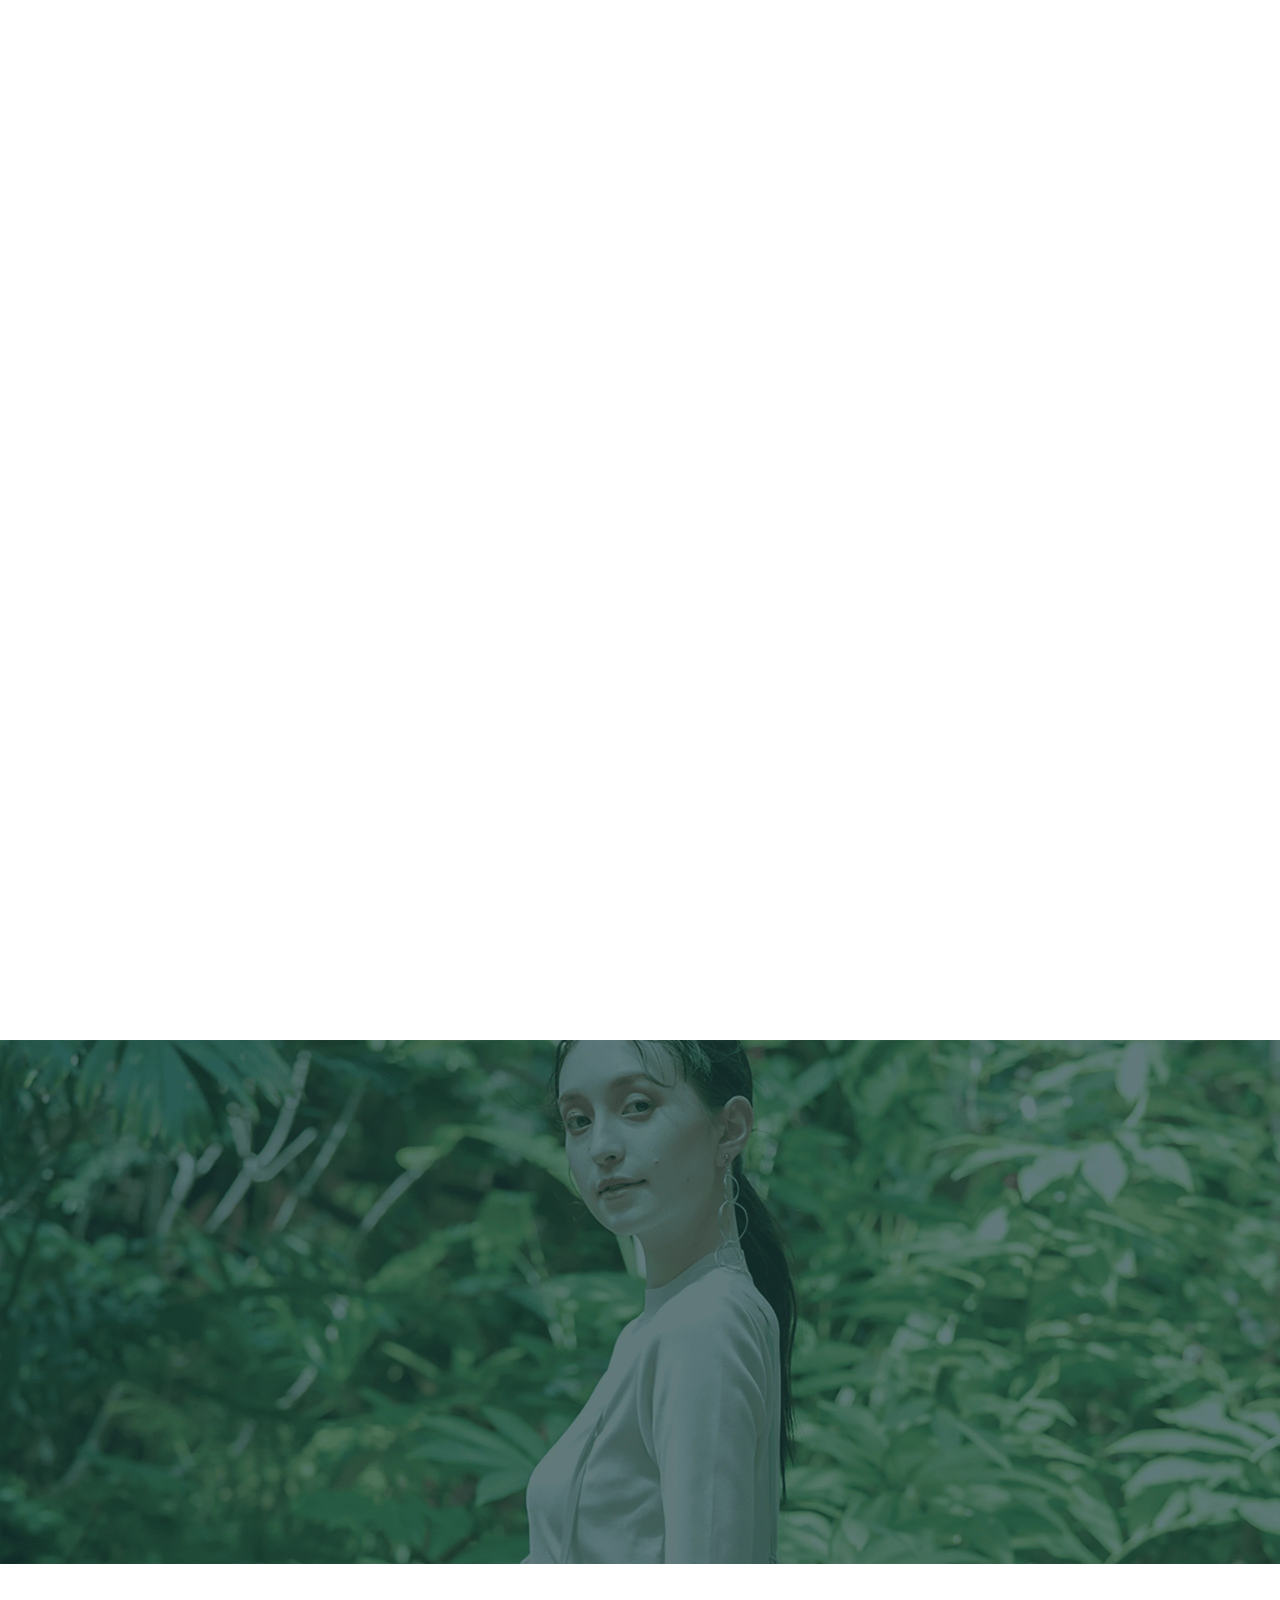
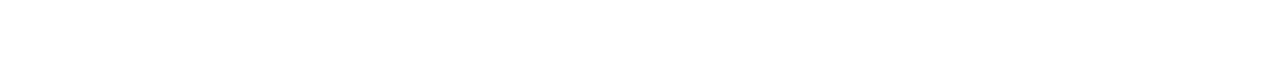
<file: item.html>
<!DOCTYPE html>
<html lang="zh">
  <head>
    <meta charset="UTF-8" />
    <meta http-equiv="X-UA-Compatible" content="IE=edge" />
    <meta name="viewport" content="width=device-width, initial-scale=1.0" />
    <title>MEDEL</title>
    <link rel="icon" href="./img/icon/logo.png" type="image/x-icon" />
    <link rel="stylesheet" href="./css/reset.css" />
    <link rel="stylesheet" href="./css/item.css" />
    <link rel="stylesheet" href="./css/header.css" />
    <link rel="stylesheet" href="./css/footer.css" />
    <script src="./js/slide.js"></script>
  </head>
  <body>
    <header>
      <img class="logo" src="./img/logo.svg" />
      <div class="news-box-wrap">
        <div class="news-box">
          <span class="new">NEW</span>
          <span>特集ページができました</span>
        </div>
        <img class="icon" src="./img/icon/ico-login.svg" />
        <img class="icon" src="./img/icon/ico-cart.svg" />
      </div>
      <div class="menu-btn">
        <span></span>
        <span></span>
      </div>
    </header>

    <div id="fixed-header">
      <img class="logo" src="./img/logo.svg" />
      <div class="news-box-wrap">
        <a href="./item.html">ITEM</a>
        <a href="./about.html">ABOUT</a>
        <img class="icon" src="./img/icon/ico-login.svg" />
        <img class="icon" src="./img/icon/ico-cart.svg" />
      </div>
      <div class="menu-btn">
        <span></span>
        <span></span>
      </div>
    </div>
    <main>
      <ul class="main-menu">
        <li><a href="./item.html">ITEM</a></li>
        <li><a href="./about.html">ABOUT</a></li>
      </ul>
      <section class="p1">
        <div class="p1-wrap slidable">
          <h1>ITEM</h1>
          <div class="item-wrap">
            <a href="./detail.html" class="item">
              <img src="./img/item/1.webp"  />
              <p class="name">アシメデザイン長袖シャツワンピース</p>
              <p class="price">￥25,300</p>
              <div class="model" style="background: #333"></div>
            </a>
            <a href="./detail.html" class="item">
              <img src="./img/item/2.webp"  />
              <p class="name">クラッシュサテンワンピース</p>
              <p class="price">￥14,300</p>
              <div class="model" style="background: #8e7454"></div>
            </a>
            <a href="./detail.html" class="item">
              <img src="./img/item/3.webp"  />
              <p class="name">オーガニックコットンラッセルレースワンピース</p>
              <p class="price">￥29,700</p>
              <div class="model" style="background: #334"></div>
            </a>
            <a href="./detail.html" class="item">
              <img src="./img/item/4.webp"  />
              <p class="name">異素材ＭＩＸセットアップ</p>
              <p class="price">￥19,800</p>
              <div class="model" style="background: #333"></div>
            </a>
            <a href="./detail.html" class="item">
              <img src="./img/item/5.webp"  />
              <p class="name">異素材ＭＩＸセットアップ</p>
              <p class="price">￥19,800</p>
              <div class="model" style="background: #333"></div>
            </a>
            <a href="./detail.html" class="item">
              <img src="./img/item/6.webp"  />
              <p class="name">アシメフリルラップスカート</p>
              <p class="price">￥15,400</p>
              <div class="model" style="background: #444"></div>
            </a>
            <a href="./detail.html" class="item">
              <img src="./img/item/7.webp"  />
              <p class="name">異素材ＭＩＸセットアップ</p>
              <p class="price">￥15,400</p>
              <div class="model" style="background: #8e7454"></div>
            </a>
            <a href="./detail.html" class="item">
              <img src="./img/item/8.webp"  />
              <p class="name">アシメフリルラップスカート</p>
              <p class="price">￥15,400</p>
              <div class="model" style="background: #94b7a6"></div>
            </a>
          </div>
        </div>
      </section>

      <section class="p2 slidable">
        <h2>最近チェックしたアイテム</h2>

        <div class="rec-wrap">
          <a href="./detail.html" class="item">
            <img src="./img/item/1.webp"  />
            <p class="name">アシメデザイン長袖シャツワンピース</p>
            <p class="price">￥25,300</p>
          </a>
          <a href="./detail.html" class="item">
            <img src="./img/item/9.webp"  />
            <p class="name">アシメフリルラップスカート</p>
            <p class="price">￥15,400</p>
          </a>
          <a href="./detail.html" class="item">
            <img src="./img/item/10.webp"  />
            <p class="name">オーガニックコットンラッセルレースワンピース</p>
            <p class="price">￥29,700</p>
          </a>
          <a href="./detail.html" class="item">
            <img src="./img/item/2.webp"  />
            <p class="name">クラッシュサテンワンピース</p>
            <p class="price">￥14,300</p>
          </a>
        </div>
      </section>
    </main>

    <!-- 通用页脚 -->
    <footer>
      <!-- 页脚顶部 -->
      <div class="footer-top-wrap  slidable">
        <!-- 左半部分 -->
        <div>
          <p class="item-title">ITEMLIST</p>
          <a href="./detail.html" class="item"-wrap">
            <p>スカート</p>
            <p>セットアップ</p>
            <p>ワンピース</p>
          </a>
        </div>
        <!-- 右半部分 -->
        <div>
          <p class="contact-title">CONTACT</p>
          <div class="contact-wrap">
            <p>LINEでのお問い合わせ</p>
            <p>メールでのお問い合わせ</p>
          </div>
          <div class="contact-wrap">
            <button>LINEを開く</button>
            <button>メールフォームへ移動</button>
            <div class="extra-link">お買い物ガイドはこちら</div>
          </div>
        </div>
      </div>
      <!-- 中间绿绿的 -->
      <div class="footer-middle-wrap">
        <div class="middle-content-wrap slidable">
          <img src="./img/logo-white.svg" />
          <img src="./img/icon/ico-insta.svg" />
          <img src="./img/icon/ico-twitter.svg" />
          <img src="./img/icon/ico-line.svg" />
          <p>新商品・お知らせ等はSNSで配信いたします。</p>
        </div>
      </div>
      <!-- 最底部啦 -->
      <div class="footer-bottom-wrap slidable">
        <a href="javascript:(0);">お買い物ガイド</a>
        <a href="javascript:(0);">会社概要</a>
        <a href="javascript:(0);">特定商取引法に基づく表記</a>
        <a href="javascript:(0);">利用規約</a>
        <a href="javascript:(0);">プライバシーポリシー</a>
        <a href="javascript:(0);">Copyright © MEDEL. All rights reserved.</a>
      </div>
    </footer>
  </body>
</html>
</file>
<file: css/about.css>
main {
  width: 100%;
  padding-top: 130px;
  overflow: hidden;
  position: relative;
  /* background-image: url("../img/about/about-kv.webp");
    background-position: right top;
    background-repeat: no-repeat;
    background-size: 60% auto; */
}

/* 左侧主菜单 */
.main-menu {
  position: absolute;
  left: 80px;
  top: 220px;
  z-index: 99;
}

.main-menu a {
  font-size: 14px;
  font-weight: 400;
  font-family: var(--text-family);
  letter-spacing: 1.05px;
  line-height: 30px;
  color: #646464;
  cursor: pointer;
  transition: 0.3s;
}

.main-menu a:hover {
  color: #bbb;
}

.part-1 {
  width: 100%;
  min-height: 870px;
  background-color: white;
  position: relative;
}

.part-1 img {
  position: absolute;
  right: 0;
  top: -130px;
  width: 77%;
  height: 1000px;
  object-fit: cover;
}

.part-1 span {
  position: absolute;
  top: 34.5%;
  left: 15%;
  mix-blend-mode: difference;
  color: #fff;
  font-weight: bold;
  display: block;
  font-size: 24px;
  line-height: 2;
  letter-spacing: 15px;
}
.part-1 span::after {
  content: "";
  position: absolute;
  bottom: 5px;
  left: 3px;
  width: 55px;
  height: 1px;
  background-color: #5e4d4d;
}

/* 第二部分 */
.part-2,
.part-3,
.part-4,
.part-5 {
  width: 100%;
  position: relative;
}

.part-2::before {
  content: "";
  position: absolute;
  display: block;
  z-index: -1;
  top: -500px;
  left: auto;
  right: 0;
  background-image: url("../img/about/bg04.png");
  background-position: right top;
  background-repeat: no-repeat;
  background-size: contain;
  width: 40vw;
  height: 100vw;
}

.part-2 .message-bg {
  position: absolute;
  top: 0;
  right: calc((100vw - 920px) / 2 * -1);
  width: 45vw;
  height: 97%;
  z-index: -1;
  overflow: hidden;
  object-fit: cover;
}

.part-2 .content-wrap {
  max-width: 910px;
  margin: 0 auto;
  text-align: center;
}

.part-2 .logo {
  width: 342px;
  margin: 200px auto;
}

.part-2 .message-wrap {
  position: relative;
}

.part-2 p {
  text-align: left;
  font-size: 16px;
  margin-bottom: 40px;
  line-height: 1.88;
  letter-spacing: 1.2px;
  font-weight: lighter;
  color: var(--text-color);
}

.part-2 p img {
  width: 202px;
}

.p3-wrap {
  width: 100%;
  max-width: 1080px;
  margin: 200px auto;
}

.p3-wrap::before {
  content: "";
  position: absolute;
  background: url("../img/about/about-gallery_bg.png") no-repeat;
  background-position: center;
  background-size: cover;
  width: 864px;
  height: 640px;
  top: 50%;
  left: 50%;
  transform: translate(-50%, -50%);
  z-index: -1;
}

.p3-wrap img:nth-of-type(1) {
  width: 540px;
  height: 540px;
}

.p3-wrap img:nth-of-type(2) {
  width: 450px;
  position: relative;
  top: 300px;
  left: 90px;
}

.p3-wrap img:nth-of-type(3) {
  width: 297px;
  position: relative;
  left: 270px;
  top: 80px;
}

.p4-wrap {
  width: 94%;
  margin: 0 auto;
  position: relative;
}

.p4-wrap img {
  width: 100%;
  height: 728px;
  object-fit: cover;
}

.p4-content-wrap {
  position: absolute;
  left: 16%;
  top: 25%;
}

.p4-content-wrap h1 {
  font-size: 46px;
  letter-spacing: 2.4px;
  font-family: var(--text-family);
  font-weight: normal;
  color: #454545;
  margin: 0;
  margin-bottom: 65px;
  display: flex;
}
.p4-content-wrap span {
    line-height: 61px;
}

.p4-content-wrap p {
  font-size: 16px;
  font-weight: 300;
  line-height: 1.88;
  letter-spacing: 1.2px;
  margin-bottom: 30px;
  color: #454545;
}

.part-5 {
  padding: 145px 0 85px;
}

.part-5::before {
  content: "";
  position: absolute;
  display: block;
  z-index: -1;
  top: -500px;
  left: 0;
  background-image: url("../img/about/bg05.png");
  background-position: left top;
  background-repeat: no-repeat;
  background-size: contain;
  width: 40vw;
  height: 100vw;
}

.p5-wrap {
  width: 100%;
  max-width: 920px;
  margin: 0 auto;
}

.p5-wrap h2 {
  color: #454545;
  text-align: center;
  font-size: 22px;
  margin: 0;
  margin-bottom: 85px;
  letter-spacing: 2px;
}

.p5-wrap .item-wrap {
  display: flex;
  justify-content: space-between;
  align-items: center;
  margin: 30px 0;
}

.p5-wrap .item-wrap img {
  width: 115px;
  height: 115px;
}
.p5-wrap .content-wrap {
  width: 80%;
}
.p5-wrap .content-wrap p {
  font-size: 14px;
  line-height: 2.14;
  color: #454545;
  margin: 0;
}

.p5-wrap .content-wrap p:first-of-type {
  margin-bottom: 20px;
  font-size: 19px;
  letter-spacing: 1px;
}
</file>
<file: css/header.css>
/* 页头部分 */
header {
  width: 100%;
  position: absolute;
  z-index: 999;
  height: 120px;
  display: flex;
  justify-content: space-between;
  align-items: center;
  padding: 0 140px 0 80px;
}

header .logo {
  width: 180px;
}

header .icon,
#fixed-header .icon {
  width: 23px;
  height: 23px;
  margin-left: 32px;
}

header .icon:first-of-type,
#fixed-header .icon:first-of-type {
  width: 18px;
}

.news-box-wrap {
  display: flex;
  align-items: center;
}
.news-box-wrap a {
  font-size: 12px;
  padding-left: 20px;
  letter-spacing: 2.5px;
}
/* 右上角的菜单按钮 */
.menu-btn {
  width: 150px;
  height: 150px;
  border: 1px solid #c5c5c5;
  position: absolute;
  border-radius: 50%;
  right: -50px;
  top: 20px;
  cursor: pointer;
}
.menu-btn span {
  display: block;
  height: 2px;
  width: 19px;
  background: #c5c5c5;
  position: absolute;
  top: 50%;
  left: 50%;
  transform: translate(-50%, -50%);
  cursor: pointer;
}
.menu-btn span:last-of-type {
  left: 45%;
  top: 56%;
}

.news-box {
  height: 30px;
  line-height: 30px;
  width: 320px;
  padding: 0 25px;
  font-size: 12px;
  background-color: rgba(255, 255, 255, 0.2);
}

.news-box .new {
  color: #db9ba5;
  letter-spacing: 0.83px;
  font-weight: bold;
}

/* 滑动后显示的固定在顶部的白色导航栏 */
#fixed-header .logo {
  width: 150px;
}
#fixed-header {
  width: 100%;
  position: fixed;
  z-index: 999;
  height: 60px;
  display: flex;
  justify-content: space-between;
  align-items: center;
  padding: 0 140px 0 80px;
  background-color: white;
  visibility: hidden;
  transition: 0.5s;
}
#fixed-header .menu-btn {
  top: -85%;
}
.fixed-header-show {
  animation: zoomIn .3s forwards;
}
@keyframes zoomIn {
  from {
    visibility: hidden;
    opacity: 0;
    height: 90px;
  }
  to {
    visibility: visible;
    opacity: 1;
    height: 60px;
  }
}
</file>
<file: css/footer.css>
footer {
  width: 100%;
}

.footer-top-wrap {
  border-top: solid 1px #e5e5e5;
  padding: 135px 80px;
  display: flex;
}

.footer-top-wrap > div {
  width: 100%;
  display: flex;
  justify-content: flex-start;
  position: relative;
}

.footer-top-wrap .item-title {
  margin: 0;
  margin-right: 215px;
  font-size: 24px;
}

.footer-top-wrap .item-wrap p {
  margin: 0;
  line-height: 2.5;
  position: relative;
  font-size: 12px;
  cursor: pointer;
}

.footer-top-wrap .item-wrap p::after {
  content: "";
  position: absolute;
  right: -40px;
  top: 50%;
  transform: translate(0, -50%);
  width: 10px;
  height: 10px;
  background: url("../img/icon/ico-arrow.png") no-repeat;
  background-size: contain;
}

.footer-top-wrap .contact-title {
  margin: 0;
  margin-right: 85px;
  font-size: 24px;
}

.footer-top-wrap .contact-wrap p {
  font-size: 18px;
  letter-spacing: 1.85px;
  line-height: 1.6;
  margin: 0;
  margin-bottom: 40px;
  white-space: nowrap;
  position: relative;
}

.footer-top-wrap .contact-wrap p::before {
  content: "";
  position: absolute;
  top: 50%;
  left: -40px;
  transform: translate(0, -50%);
  width: 30px;
  height: 30px;
  background: url("../img/icon/ico-line-color.png") no-repeat;
  background-size: contain;
}

.footer-top-wrap .contact-wrap p:last-of-type:before {
  background: url("../img/icon/ico-mail.png") no-repeat;
  background-size: contain;
}

.footer-top-wrap button {
  width: 212px;
  line-height: 51px;
  height: 51px;
  transition: 0.5s;
  outline: none;
  user-select: none;
  border: none;
  margin-bottom: 15px;
  margin-left: 30px;
  position: relative;
  top: -15px;
  cursor: pointer;
}

.footer-top-wrap button:first-of-type {
  background: #07b53b;
  color: white;
}

.footer-top-wrap button:hover {
  opacity: 0.65;
}

.footer-top-wrap .extra-link {
  line-height: 1.2;
  font-size: 12px;
  padding-right: 40px;
  position: relative;
  left: 80px;
  display: inline-block;
  transition: 0.5s;
  border-bottom: solid 1px #e5e5e5;
}

.footer-top-wrap .extra-link:hover {
  opacity: 0.65;
}

.footer-top-wrap .extra-link::after {
  content: "";
  position: absolute;
  right: 0;
  top: 50%;
  transform: translate(0, -50%);
  width: 10px;
  height: 10px;
  background: url("../img/icon/ico-arrow.png") no-repeat;
  background-size: contain;
}

/* 中部 */
.footer-middle-wrap {
  width: 100%;
  background: url("../img/home/bg-footer.webp") no-repeat;
  background-size: cover;
  background-position: center;
}

.middle-content-wrap {
  padding: 233px 0;
  text-align: center;
}

.middle-content-wrap img {
  height: 22px;
  margin-right: 20px;
}

.middle-content-wrap img:first-of-type {
  margin-right: 40px;
  height: 20px;
}

.middle-content-wrap p {
  font-size: 12px;
  color: #c7c7c7;
  font-weight: lighter;
  margin: 0;
  margin-top: 15px;
}

/* 底部 */
.footer-bottom-wrap {
  margin: 40px;
  margin-left: 80px;
}

.footer-bottom-wrap a {
  margin-right: 20px;
  font-size: 12px;
  transition: 0.5s;
  font-family: var(--text-family);
  color: var(--text-color);
  cursor: pointer;
}

.footer-bottom-wrap a:last-of-type {
  float: right;
}

.footer-bottom-wrap a:hover {
  opacity: 0.65;
}
</file>
<file: css/detail.css>
main {
  width: 100%;
  overflow: hidden;
  position: relative;
  /* background-image: url("../img/about/about-kv.webp");
    background-position: right top;
    background-repeat: no-repeat;
    background-size: 60% auto; */
}

/* 公用 */
.bold {
  font-weight: bold;
}

.underline {
  text-decoration: underline;
}

/* 左侧主菜单 */
.main-menu {
  position: absolute;
  left: 80px;
  top: 220px;
  z-index: 99;
}

.main-menu a {
  font-size: 14px;
  font-weight: 400;
  font-family: var(--text-family);
  letter-spacing: 1.05px;
  line-height: 30px;
  color: #646464;
  cursor: pointer;
  transition: 0.3s;
}

.main-menu a:hover {
  color: #bbb;
}

.p1 {
  width: 100%;
  position: relative;
  background-image: url("../img/item/bg02.png");
  background-position: left top;
  background-repeat: no-repeat;
  background-size: 60% auto;
}

.p1-wrap {
  width: 990px;
  margin: 0 auto;
  display: flex;
  justify-content: space-between;
  padding-top: 130px;
}

/* 左侧商品图片部分 */
.p1-left {
  width: 435px;
  position: relative;
}

.p1-left .image {
  width: 435px;
  height: 580px;
  position: absolute;
  transition: 1s;
  opacity: 0;
}
.p1-left .paginator {
  position: absolute;
  width: 40px;
  height: 40px;
  left: -20px;
  top: 280px;
  cursor: pointer;
  z-index: 999;
  background: url("../img/icon/ico-slider-left02.png") no-repeat;
  background-size: cover;
}
.p1-left .paginator:nth-of-type(2) {
  left: unset;
  right: -20px;
  background: url("../img/icon/ico-slider-right02.png") no-repeat;
  background-size: cover;
}
.black-box {
  width: 17px;
  height: 17px;
  background-color: #191919;
  margin: 600px auto 20px;
}
.preview-wrap {
  width: 105%;
  display: flex;
  justify-content: flex-start;
  flex-wrap: wrap;
}
.preview-wrap img {
  width: 60px;
  height: 80px;
  object-fit: cover;
  margin-right: 15px;
  margin-bottom: 18px;
  border: 2px solid transparent;
}

/* 右侧商品描述部分 */
.p1-right {
  width: 420px;
  margin-left: 20px;
  font-size: 12px;
  padding-top: 100px;
  position: relative;
}

.p1-right .bread {
  position: absolute;
  right: 0;
  top: 0;
  color: #b9b9b9;
  font-size: 12px;
}

.p1-right .bread span {
  color: var(--text-color);
}

.p1-right h2 {
  margin: 0;
  font-size: 22px;
  line-height: 30px;
  font-weight: normal;
  margin-bottom: 35px;
}

.p1-right p {
  font-family: var(--text-family);
}

.price {
  font-size: 16px;
}

.price span {
  font-size: 12px;
  font-weight: lighter;
}

.desc {
  font-size: 13px;
}

.desc span {
  color: #d13838;
}

.desc2 {
  text-decoration: underline;
  letter-spacing: 0.83px;
  line-height: 20px;
}

.desc3 {
  margin: 30px 0 0;
  line-height: 1.7;
  font-family: var(--text-family);
}

/* 型号选择 */
.type-wrap {
  width: 100%;
  display: flex;
  align-items: center;
  justify-content: space-between;
  margin: 100px 0;
}

.type-wrap .left {
  width: 50px;
  text-align: center;
  white-space: nowrap;
}
.type-wrap .left img {
  width: 100%;
}
.type-wrap .right {
  margin-left: 30px;
  width: 100%;
}
.type-wrap .right .row {
  display: flex;
  justify-content: space-between;
  align-items: center;
  margin-bottom: 20px;
}
.type-wrap .right .row:last-of-type {
  margin-bottom: 0;
}
.type-wrap .right .row a {
  background-color: #aaa;
  width: 180px;
  height: 40px;
  line-height: 40px;
  color: white;
  transition: 0.5s;
  text-align: center;
}
.type-wrap .right .row a:hover {
  opacity: 0.65;
}

/* 商品细节展示 */
.p2-wrap {
  width: 920px;
  margin: 80px auto;
}
.p2-wrap h2 {
  font-size: 22px;
  letter-spacing: 1.65px;
  padding-bottom: 35px;
  margin-bottom: 40px;
  border-bottom: 1px solid #e5e5e5;
  font-weight: normal;
}
.exp-row {
  display: flex;
  justify-content: space-between;
  margin-bottom: 60px;
}
.exp-row > div {
  margin-left: 75px;
}
.exp-row img {
  width: 295px;
  height: 295px;
}

.exp-row p {
  font-size: 14px;
  line-height: 2.14;
  letter-spacing: 1.05px;
  margin: 0;
}
.exp-row .title {
  font-size: 18px;
  margin-bottom: 35px;
}

/* 表格样式 */
.table-row {
  display: flex;
  justify-content: space-between;
}
.table01 {
  border-collapse: collapse;
  width: 100%;
  border-spacing: 0;
}
.table01__th {
  border: 1px solid #e5e5e5;
  padding: 15px 20px;
  text-align: center;
  vertical-align: middle;
  font-size: 12px;
  line-height: 1.5;
  letter-spacing: 0.9px;
  font-weight: normal;
}
.table01__th.has-bg {
  background-color: #eeeeee;
}
.is-text-left {
  text-align: left;
}
td {
  font-size: 12px;
  padding: 15px 20px;
  border: 1px solid #e5e5e5;
  text-align: center;
  line-height: 1.5;
  letter-spacing: 0.9px;
  font-weight: normal;
  vertical-align: middle;
}

/* MATERNITY STYLE */
.p3 {
  width: 100%;
  background-color: #eee;
  padding: 65px 0 90px;
}
.p3 .title {
  text-align: center;
  font-size: 30px;
  font-family: var(--text-family);
  margin: 0;
  margin-bottom: 45px;
}
.p3-wrap {
  width: 100%;
  display: flex;
  justify-content: center;
}
.p3-item {
  width: 356px;
  margin-right: 40px;
}
.p3-item:last-of-type {
  margin-right: 0;
}
.p3-item img {
  width: 100%;
  height: 473px;
}
.p3-item p {
  font-size: 14px;
  line-height: 2.14;
  letter-spacing: 1.05px;
  margin: 30px 0;
}
</file>
<file: css/item.css>
main {
  width: 100%;
  overflow: hidden;
  position: relative;
  /* background-image: url("../img/about/about-kv.webp");
    background-position: right top;
    background-repeat: no-repeat;
    background-size: 60% auto; */
}

/* 左侧主菜单 */
.main-menu {
  position: absolute;
  left: 80px;
  top: 220px;
  z-index: 99;
}

.main-menu a {
  font-size: 14px;
  font-weight: 400;
  font-family: var(--text-family);
  letter-spacing: 1.05px;
  line-height: 30px;
  color: #646464;
  cursor: pointer;
  transition: 0.3s;
}

.main-menu a:hover {
  color: #bbb;
}

.p1 {
  width: 100%;
  position: relative;
  background-image: url("../img/item/bg02.png");
  background-position: left top;
  background-repeat: no-repeat;
  background-size: 60% auto;
}
.p1-wrap {
  width: 1080px;
  margin: 0 auto;
  padding-top: 300px;
}
.p1-wrap h1 {
  font-size: 56px;
  font-family: var(--text-family);
  text-align: right;
  margin: 0 0 143px;
  font-weight: normal;
  letter-spacing: 2.8px;
}

.p1 .item-wrap {
  display: flex;
  flex-wrap: wrap;
  justify-content: space-between;
  align-items: flex-start;
}
.item {
  width: 200px;
  margin-bottom: 50px;
  margin-right: 50px;
  transition: 0.5s;
}
.item:hover {
  opacity: 0.65;
}
.item:nth-child(4n) {
  margin-right: 0;
}
.item img {
  width: 100%;
  height: 265px;
}
.item .name {
  line-height: 1.3;
  margin-bottom: 0;
}

.item .price {
  font-family: var(--text-family);
  font-weight: bold;
  margin-top: 5px;
}

.item .model {
  width: 16px;
  height: 16px;
  border-radius: 50%;
}

.p2 {
  width: 920px;
  margin: 0 auto;
}
.p2 h2 {
  margin: 100px 0 60px;
  padding: 0 0 35px;
  font-size: 22px;
  font-weight: normal;
  border-bottom: 1px solid #e5e5e5;
}
.rec-wrap {
  display: flex;
  flex-wrap: wrap;
  justify-content: space-between;
  align-items: flex-start;
  margin-bottom: 170px;
}
.rec-wrap .item {
  margin-right: 0;
}
</file>
